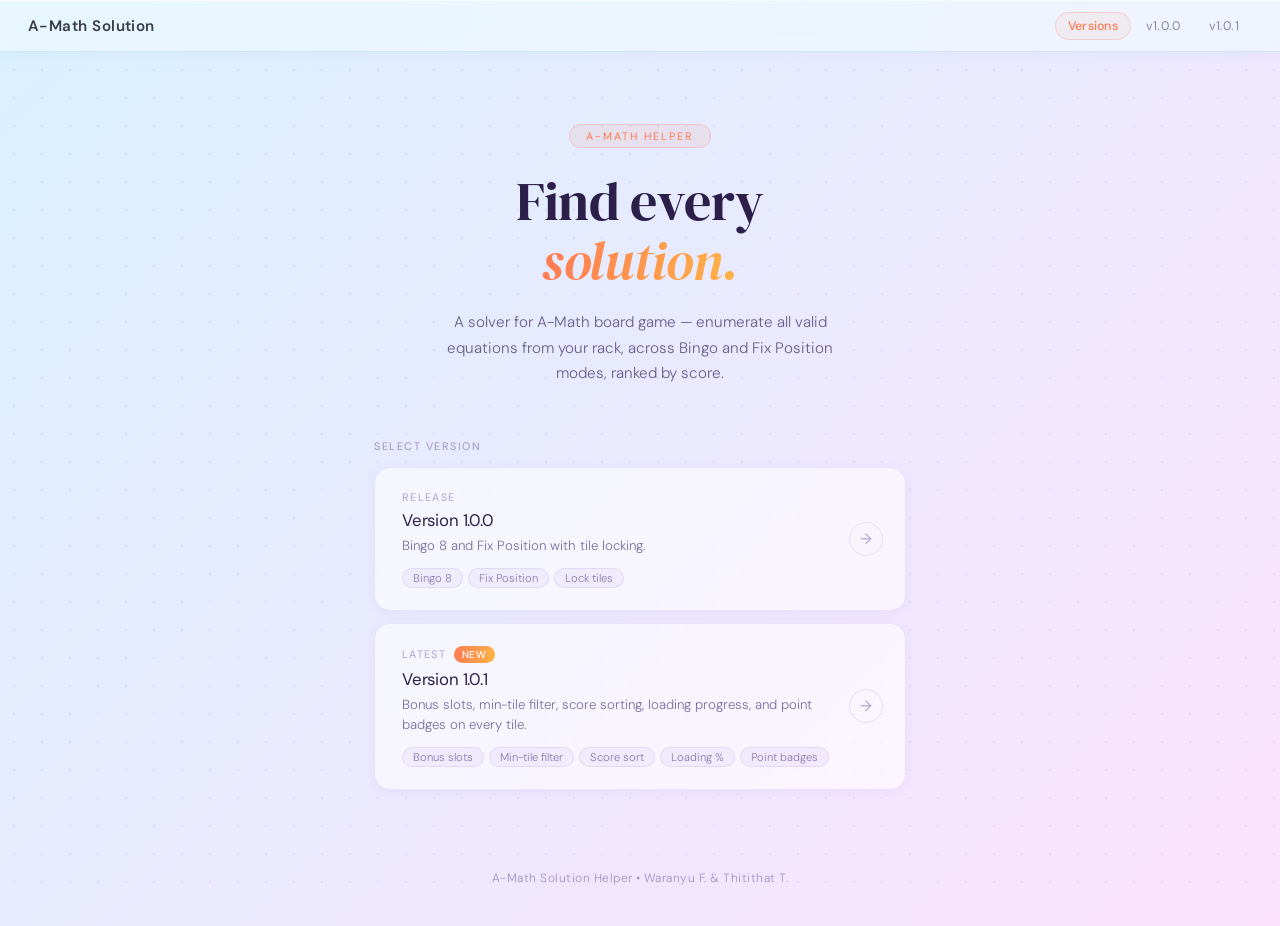
<file: index.html>
<!DOCTYPE html>
<html lang="en">
<head>
  <meta charset="UTF-8">
  <meta name="viewport" content="width=device-width, initial-scale=1.0">
  <title>A-Math Solution</title>
  <link rel="preconnect" href="https://fonts.googleapis.com">
  <link rel="preconnect" href="https://fonts.gstatic.com" crossorigin>
  <link href="https://fonts.googleapis.com/css2?family=DM+Sans:wght@200;300;400;500&family=DM+Serif+Display:ital@0;1&display=swap" rel="stylesheet">
  <link rel="stylesheet" href="navbar.css">
  <style>
    *, *::before, *::after { box-sizing: border-box; margin: 0; padding: 0; }

    :root {
      --brand-a: #ff7b54;
      --brand-b: #ffb347;
      --glow:    rgba(255, 123, 84, 0.18);
    }

    body {
      font-family: "DM Sans", sans-serif;
      background: linear-gradient(135deg, #d9f1ff, #fce2ff);
      min-height: 100vh;
      overflow-x: hidden;
    }

    /* subtle dot grid overlay */
    body::before {
      content: "";
      position: fixed;
      inset: 0;
      pointer-events: none;
      z-index: 0;
      background-image: radial-gradient(circle, rgba(120,100,180,0.09) 1px, transparent 1px);
      background-size: 28px 28px;
    }

    /* ── Page layout ── */
    .page-content {
      position: relative;
      z-index: 1;
      max-width: 580px;
      margin: 0 auto;
      padding: 72px 24px 80px;
      animation: fadeUp 0.55s ease both;
    }
    @keyframes fadeUp {
      from { opacity: 0; transform: translateY(18px); }
      to   { opacity: 1; transform: translateY(0); }
    }

    /* ── Hero ── */
    .hero {
      text-align: center;
      margin-bottom: 52px;
    }
    .hero-eyebrow {
      display: inline-block;
      font-size: 0.68rem;
      font-weight: 400;
      letter-spacing: 0.18em;
      text-transform: uppercase;
      color: var(--brand-a);
      background: rgba(255, 123, 84, 0.10);
      border: 1px solid rgba(255, 123, 84, 0.25);
      border-radius: 99px;
      padding: 4px 16px;
      margin-bottom: 24px;
    }
    .hero-title {
      font-family: "DM Serif Display", serif;
      font-size: clamp(2.2rem, 7vw, 3.4rem);
      font-weight: 400;
      line-height: 1.10;
      letter-spacing: -0.01em;
      color: #2c1f4a;
      margin-bottom: 18px;
    }
    .hero-title em {
      font-style: italic;
      background: linear-gradient(90deg, var(--brand-a), var(--brand-b));
      -webkit-background-clip: text;
      -webkit-text-fill-color: transparent;
      background-clip: text;
    }
    .hero-desc {
      font-size: 0.95rem;
      font-weight: 300;
      color: #6b5d8a;
      line-height: 1.70;
      max-width: 400px;
      margin: 0 auto;
    }

    /* ── Section label ── */
    .section-label {
      font-size: 0.68rem;
      font-weight: 400;
      letter-spacing: 0.14em;
      text-transform: uppercase;
      color: #a090c0;
      margin-bottom: 14px;
    }

    /* ── Cards ── */
    .version-cards {
      display: flex;
      flex-direction: column;
      gap: 12px;
    }
    .version-card {
      display: flex;
      align-items: stretch;
      background: rgba(255, 255, 255, 0.58);
      border: 1px solid rgba(180, 160, 220, 0.22);
      border-radius: 16px;
      text-decoration: none;
      color: inherit;
      overflow: hidden;
      backdrop-filter: blur(12px);
      -webkit-backdrop-filter: blur(12px);
      box-shadow: 0 2px 12px rgba(140, 110, 190, 0.08);
      transition: background 0.22s, border-color 0.22s, transform 0.22s, box-shadow 0.22s;
      animation: fadeUp 0.55s ease both;
    }
    .version-card:nth-child(1) { animation-delay: 0.08s; }
    .version-card:nth-child(2) { animation-delay: 0.16s; }
    .version-card:hover {
      background: rgba(255, 255, 255, 0.80);
      border-color: rgba(255, 123, 84, 0.32);
      transform: translateY(-3px);
      box-shadow: 0 8px 28px var(--glow), 0 2px 8px rgba(140, 110, 190, 0.12);
    }

    .card-stripe {
      width: 3px;
      flex-shrink: 0;
      background: linear-gradient(180deg, var(--brand-a), var(--brand-b));
      opacity: 0;
      transition: opacity 0.22s;
    }
    .version-card:hover .card-stripe { opacity: 1; }

    .card-body {
      flex: 1;
      padding: 22px 22px 22px 24px;
      display: flex;
      align-items: center;
      justify-content: space-between;
      gap: 16px;
    }
    .card-info { flex: 1; }

    .card-version-label {
      font-size: 0.68rem;
      font-weight: 400;
      letter-spacing: 0.12em;
      text-transform: uppercase;
      color: #b0a0d0;
      margin-bottom: 5px;
      display: flex;
      align-items: center;
      gap: 8px;
    }
    .badge-new {
      font-size: 0.62rem;
      font-weight: 500;
      letter-spacing: 0.06em;
      text-transform: uppercase;
      color: white;
      background: linear-gradient(90deg, var(--brand-a), var(--brand-b));
      border-radius: 99px;
      padding: 2px 8px;
    }
    .card-title {
      font-size: 1.05rem;
      font-weight: 400;
      color: #2c1f4a;
      margin-bottom: 5px;
      letter-spacing: -0.01em;
    }
    .card-desc {
      font-size: 0.83rem;
      font-weight: 300;
      color: #7a6fa0;
      line-height: 1.55;
    }
    .card-features {
      display: flex;
      flex-wrap: wrap;
      gap: 5px;
      margin-top: 11px;
    }
    .feature-chip {
      font-size: 0.70rem;
      font-weight: 300;
      color: #8878b0;
      background: rgba(160, 130, 220, 0.09);
      border: 1px solid rgba(160, 130, 220, 0.18);
      border-radius: 99px;
      padding: 2px 10px;
    }
    .card-arrow {
      flex-shrink: 0;
      width: 34px; height: 34px;
      border-radius: 50%;
      display: flex; align-items: center; justify-content: center;
      border: 1px solid rgba(180, 160, 220, 0.28);
      color: #b0a0d0;
      font-size: 0.95rem;
      transition: background 0.2s, color 0.2s, border-color 0.2s, transform 0.2s;
    }
    .version-card:hover .card-arrow {
      background: linear-gradient(135deg, var(--brand-a), var(--brand-b));
      border-color: transparent;
      color: white;
      transform: translateX(3px);
    }

    /* ── Footer ── */
    .page-footer {
      position: relative;
      z-index: 1;
      text-align: center;
      padding: 0 24px 40px;
      font-size: 0.75rem;
      font-weight: 300;
      color: #a090c0;
      letter-spacing: 0.04em;
    }

    /* ── Responsive ── */
    @media (max-width: 520px) {
      .page-content { padding: 52px 16px 60px; }
      .hero { margin-bottom: 36px; }
      .card-body { padding: 18px 16px; gap: 10px; }
      .card-features { display: none; }
      .card-arrow { width: 28px; height: 28px; font-size: 0.8rem; }
    }
  </style>
</head>
<body>

  <nav class="app-nav">
    <a class="app-nav__brand" href="index.html">A-Math Solution</a>
    <div class="app-nav__versions">
      <a class="app-nav__link is-active" href="index.html">Versions</a>
      <a class="app-nav__link" href="index-ver-1.0.0.html">v1.0.0</a>
      <a class="app-nav__link" href="index-ver-1.0.1.html">v1.0.1</a>
    </div>
  </nav>

  <main class="page-content">

    <section class="hero">
      <span class="hero-eyebrow">A-Math Helper</span>
      <h1 class="hero-title">Find every<br><em>solution.</em></h1>
      <p class="hero-desc">
        A solver for A-Math board game — enumerate all valid equations
        from your rack, across Bingo and Fix Position modes, ranked by score.
      </p>
    </section>

    <p class="section-label">Select version</p>
    <div class="version-cards">

      <a class="version-card" href="index-ver-1.0.0.html">
        <div class="card-stripe"></div>
        <div class="card-body">
          <div class="card-info">
            <div class="card-version-label">Release</div>
            <div class="card-title">Version 1.0.0</div>
            <div class="card-desc">Bingo 8 and Fix Position with tile locking.</div>
            <div class="card-features">
              <span class="feature-chip">Bingo 8</span>
              <span class="feature-chip">Fix Position</span>
              <span class="feature-chip">Lock tiles</span>
            </div>
          </div>
          <div class="card-arrow">&#8594;</div>
        </div>
      </a>

      <a class="version-card" href="index-ver-1.0.1.html">
        <div class="card-stripe"></div>
        <div class="card-body">
          <div class="card-info">
            <div class="card-version-label">Latest <span class="badge-new">New</span></div>
            <div class="card-title">Version 1.0.1</div>
            <div class="card-desc">Bonus slots, min-tile filter, score sorting, loading progress, and point badges on every tile.</div>
            <div class="card-features">
              <span class="feature-chip">Bonus slots</span>
              <span class="feature-chip">Min-tile filter</span>
              <span class="feature-chip">Score sort</span>
              <span class="feature-chip">Loading %</span>
              <span class="feature-chip">Point badges</span>
            </div>
          </div>
          <div class="card-arrow">&#8594;</div>
        </div>
      </a>

    </div>
  </main>

  <footer class="page-footer">
    A-Math Solution Helper • Waranyu F. & Thitithat T.
  </footer>

</body>
</html>
</file>
<file: navbar.css>
/* ═══════════════════════════════════════════════
   navbar.css  —  shared across all versions
   Palette: matches linear-gradient(135deg, #d9f1ff, #fce2ff)
   ═══════════════════════════════════════════════ */

   /* @import url('https://fonts.googleapis.com/css2?family=DM+Sans:ital,opsz,wght@0,9..40,300;0,9..40,400;0,9..40,500;0,9..40,600&display=swap'); */

   :root {
     --nav-h:      52px;
     --brand-a:    #ff7b54;
     --brand-b:    #ffb347;
     /* pastel surface tints */
     --nav-bg:     rgba(240, 248, 255, 0.72);   /* tinted from #d9f1ff */
     --nav-border: rgba(180, 210, 240, 0.50);
     --text-body:  #3a3a4a;
     --text-muted: #8888a0;
     --text-faint: #b0b0c8;
   }
   
   /* ── Reset ── */
   *, *::before, *::after { box-sizing: border-box; margin: 0; padding: 0; }
   
   body {
     font-family: "DM Sans", "Kanit", sans-serif;
     padding-top: var(--nav-h);
   }
   
   /* ── Shell ── */
   .app-nav {
     position: fixed;
     top: 0; left: 0; right: 0;
     z-index: 9998;
     height: var(--nav-h);
     display: flex;
     align-items: center;
     justify-content: space-between;
     padding: 0 28px;
     background: var(--nav-bg);
     backdrop-filter: blur(20px) saturate(1.6);
     -webkit-backdrop-filter: blur(20px) saturate(1.6);
     border-bottom: 1px solid var(--nav-border);
     /* very subtle inner highlight at top */
     box-shadow:
       inset 0 1px 0 rgba(255,255,255,0.70),
       0 1px 16px rgba(180,200,240,0.18);
   }
   
   /* ── Brand ── */
   .app-nav__brand {
     font-size: 0.95rem;
     font-weight: 600;
     letter-spacing: 0.03em;
     text-decoration: none;
     color: var(--text-body);
     white-space: nowrap;
     transition: opacity 0.2s;
   }
   .app-nav__brand:hover { opacity: 0.7; }
   
   /* ── Nav links ── */
   .app-nav__versions {
     display: flex;
     align-items: center;
     gap: 2px;
   }
   
   .app-nav__link {
     font-size: 0.78rem;
     font-weight: 400;
     letter-spacing: 0.02em;
     color: var(--text-muted);
     text-decoration: none;
     padding: 5px 12px;
     border-radius: 20px;
     border: 1px solid transparent;
     transition: color 0.2s, background 0.2s, border-color 0.2s;
     white-space: nowrap;
   }
   
   .app-nav__link:hover {
     color: var(--text-body);
     background: rgba(255, 255, 255, 0.55);
     border-color: rgba(180, 210, 240, 0.60);
   }
   
   .app-nav__link.is-active {
     font-weight: 500;
     color: var(--brand-a);
     background: rgba(255, 123, 84, 0.08);
     border-color: rgba(255, 123, 84, 0.25);
   }
   
   /* ── Responsive ── */
   @media (max-width: 480px) {
     .app-nav { padding: 0 14px; }
     .app-nav__link { padding: 4px 9px; font-size: 0.73rem; }
     .app-nav__brand { font-size: 0.88rem; }
   }
</file>
